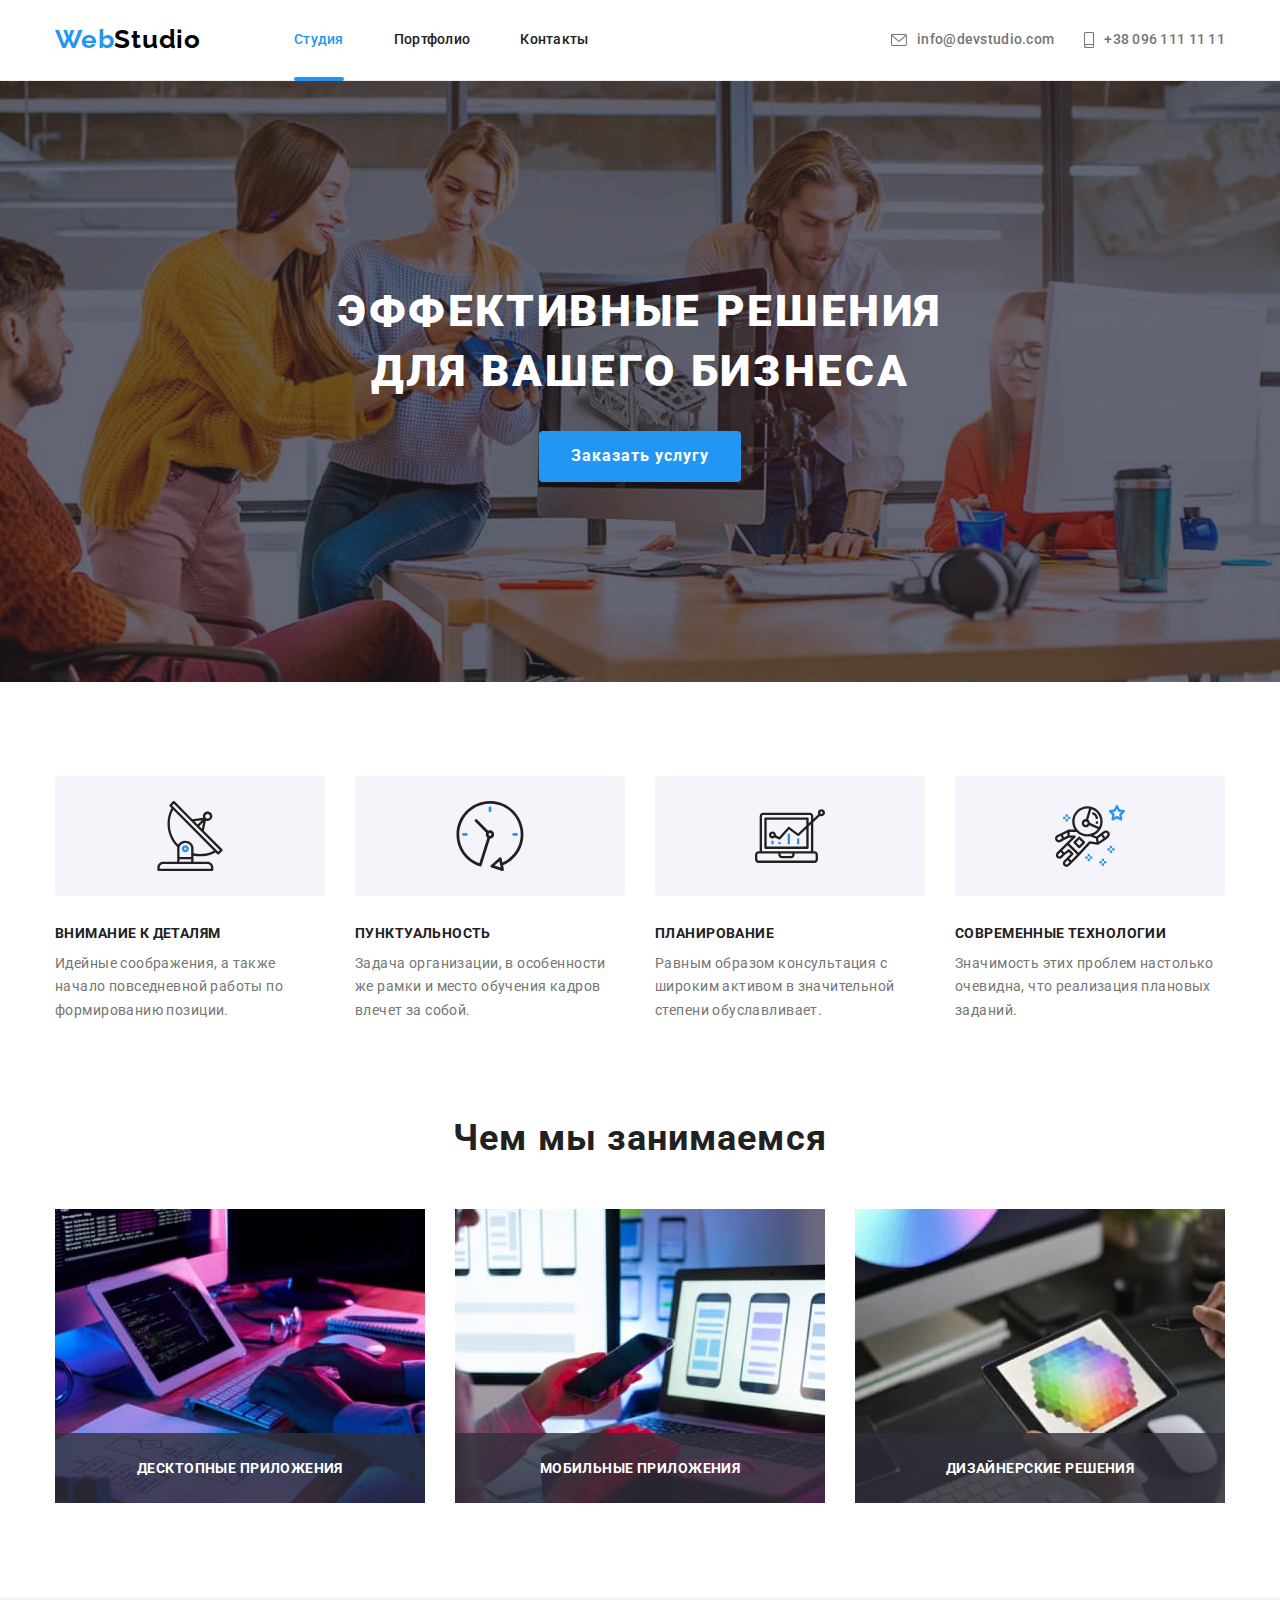
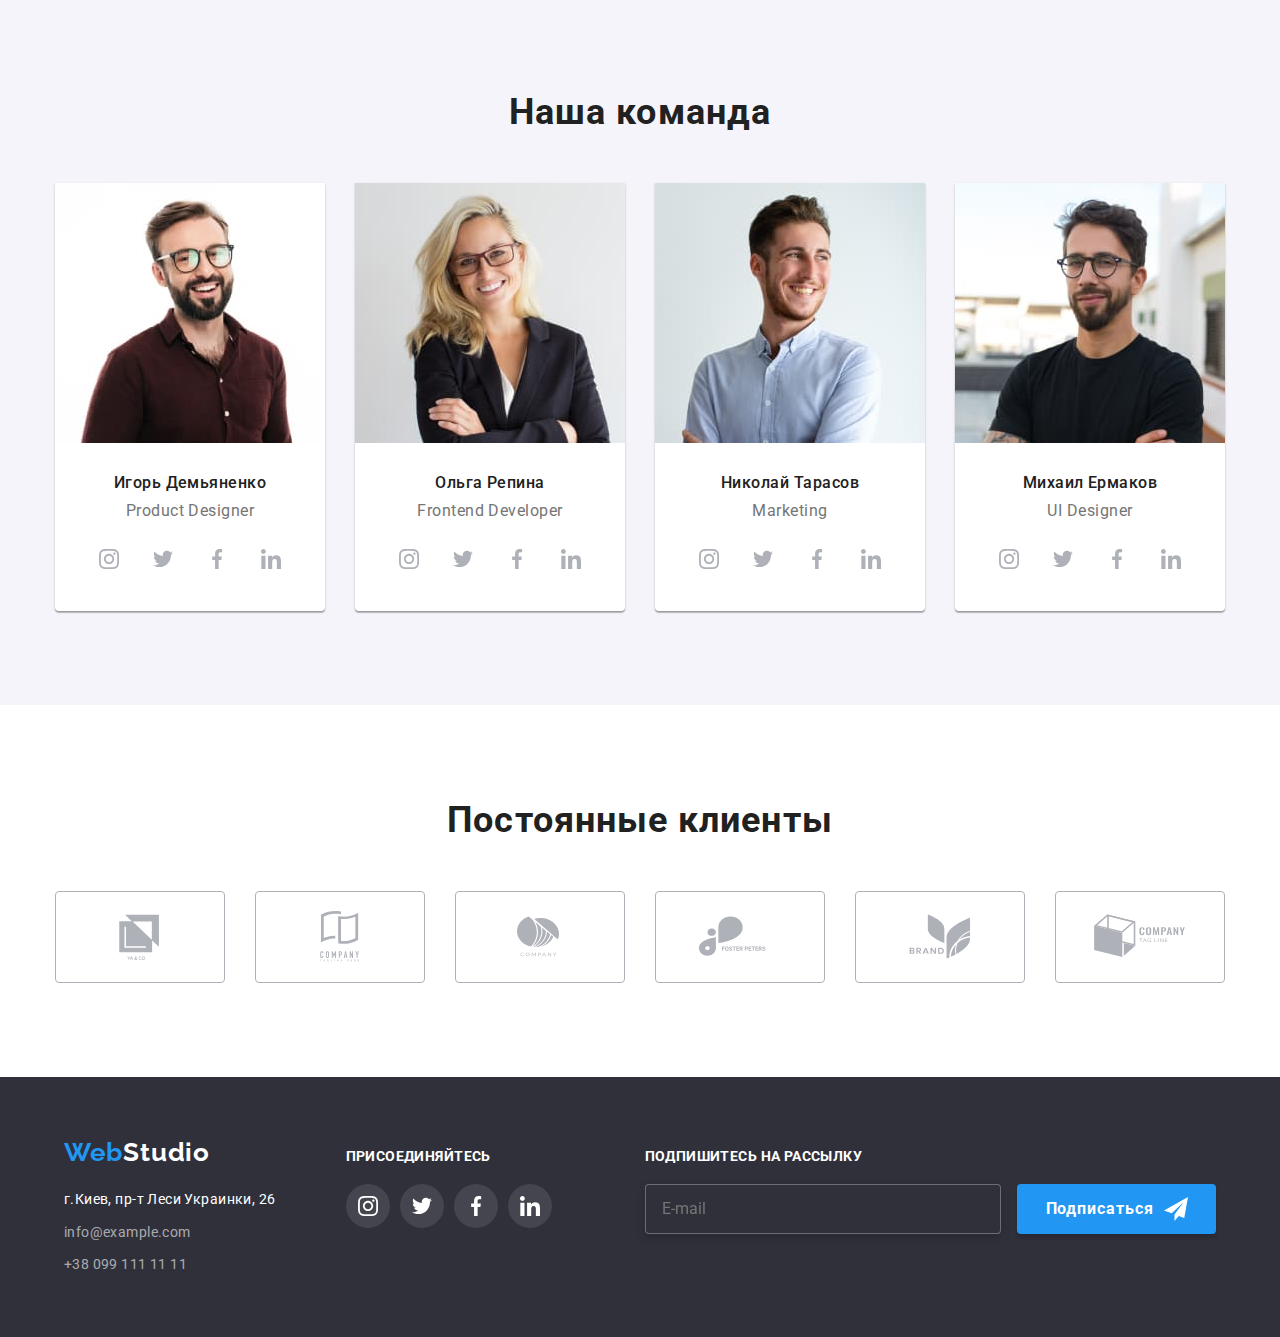
<file: index.html>
<!DOCTYPE html>
<html lang="en">
<head>
    <meta charset="UTF-8">
    <meta http-equiv="X-UA-Compatible" content="IE=edge">
    <meta name="viewport" content="width=device-width, initial-scale=1.0">
    <title>Document</title>
    <link rel="preconnect" href="https://fonts.googleapis.com">
    <link rel="preconnect" href="https://fonts.gstatic.com" crossorigin>
    <link href="https://fonts.googleapis.com/css2?family=Raleway:wght@700&family=Roboto:wght@400;500;700;900&display=swap"
        rel="stylesheet">
        <link rel="stylesheet" href="https://cdnjs.cloudflare.com/ajax/libs/modern-normalize/1.1.0/modern-normalize.min.css">
    <link rel="stylesheet" href="./css/styles.css">
    <link rel="stylesheet" href="./css/main.min.css">
</head>
<body class="page">
    <!--Шапка-->
    <header class="page-header">
        <div class="container">
        <nav class="header-nav">
            <a class="logo" href="/">Web<span class="logo-dark">Studio</span></a> 
            <ul class="site-nav list">
                <li class="site-nav-link"><a href="#" class="link current">Студия</a></li>
                <li class="site-nav-link"><a href="./portfolio.html" class="link">Портфолио</a></li>
                <li class="site-nav-link"><a href="#" class="link">Контакты</a></li>
            </ul>
        </nav>
        <ul class="auth-nav list">
            <li>
                <a href="#" class="link"><svg class="auth-nav-icon" width="16" height="12">
                    <use href="./images/icons.svg#icon-envelope"></use>
                </svg>info@devstudio.com</a>
            </li>
            <li>
                <a href="#" class="link"><svg class="auth-nav-icon" width="10" height="16">
                    <use href="./images/icons.svg#icon-smartphone"></use>
                </svg>+38 096 111 11 11</a>
            </li>
        </ul>
        <button type="button" class="header-btn-open">
            <svg class="header-btn-open-icon" width="40" height="40">
                <use href="./images/icons.svg#icon-menu40px-1"></use>
            </svg>
        </button>
        </div>
        <div class="mob-menu is-hidden">
            <div class="container">
                <button type="button" class="header-btn-close">
                    <svg class="header-btn-close-icon" width="40" height="40">
                        <use href="./images/icons.svg#icon-close40px-1"></use>
                    </svg>
                </button>
                <ul class="mob-menu-list list">
                    <li class="mob-menu-item">
                        <a href="" class="mob-menu-link current">Студия</a>
                    </li>
                    <li class="mob-menu-item">
                        <a href="./portfolio.html" class="mob-menu-link">Портфолио</a>
                    </li>
                    <li class="mob-menu-item">
                        <a href="" class="mob-menu-link">Контакты</a>
                    </li>
                </ul>
                <div class="mob-menu-bottom">
                    <ul class="mob-contact-list list">
                        <li class="mob-contact-item">
                            <a href="" class="mob-contact-link">+38 096 111 11 11</a>
                        </li>
                        <li class="mob-contact-item">
                            <a href="" class="mob-contact-link">info@devstudio.com</a>
                        </li>
                    </ul>
                    <ul class="mob-soc-list list">
                        <li class="mob-soc-item">
                            <a href="" class="mob-soc-link">Instagram</a>
                        </li>
                        <li class="mob-soc-item">
                            <a href="" class="mob-soc-link">Twitter</a>
                        </li>
                        <li class="mob-soc-item">
                            <a href="" class="mob-soc-link">Facebook</a>
                        </li>
                        <li class="mob-soc-item">
                            <a href="" class="mob-soc-link">LinkedIn</a>
                        </li>
                    </ul>
                </div>
            </div>
        </div>
    </header>

    <main>
    <!--Услуга-->
    <div>
        <section class="services">
            <h1 class="services-title">Эффективные решения для вашего бизнеса</h1>
            <button type="button" class="services-button" data-modal-open>Заказать услугу</button>
        </section>
    </div>
    <!--Преимущества-->
    <section class="feature">
        <div class="container">
            <ul class="feature__list list">
                <li>
                    <svg class="feature__icon" width="70" height="70">
                        <use href="./images/icons.svg#icon-antenna-1"></use>
                    </svg>
                    <h3 class="feature__title">Внимание к деталям</h3>
                    <p class="features__text">Идейные соображения, а также начало повседневной работы по формированию позиции.</p>
                </li>
                <li>
                    <svg class="feature__icon">
                        <use href="./images/icons.svg#icon-clock-1"></use>
                    </svg>
                    <h3 class="feature__title">Пунктуальность</h3>
                    <p class="features__text">Задача организации, в особенности же рамки и место обучения кадров влечет за собой.</p>
                </li>
                <li>
                    <svg class="feature__icon">
                        <use href="./images/icons.svg#icon-diagram-1"></use>
                    </svg>
                    <h3 class="feature__title">Планирование</h3>
                    <p class="features__text">Равным образом консультация с широким активом в значительной степени обуславливает.</p>
                </li>
                <li>
                    <svg class="feature__icon">
                        <use href="./images/icons.svg#icon-astronaut-1"></use>
                    </svg>
                    <h3 class="feature__title">Современные технологии</h3>
                    <p class="features__text">Значимость этих проблем настолько очевидна, что реализация плановых заданий.</p>
                </li>
            </ul>
        </div>
    </section>
    <!--Чем мы занимаемся-->
    <section class="work">
        <div class="container">
            <h2 class="work__title">Чем мы занимаемся</h2>
                <ul class="work-list list">
                    <li class="work-list__img">
                        <div class="work-list__div">
                            <img class="work-list__img" 
                            srcset="./images/product/box1.jpg 1x, ./images/product/box1-2x.jpg 2x" 
                            src="images/img.jpg" 
                            alt="Кодинг" width="370">
                            <p class="work-list__text">Десктопные приложения</p>
                        </div>
                    </li> 
                    <li class="work-list__img">
                        <div class="work-list__div">
                            <img class="work-list__img" 
                            srcset="./images/product/box2.jpg 1x, ./images/product/box2-2x.jpg 2x" 
                            src="images/img1.jpg" 
                            alt="Мобильные приложения" width="370">
                            <p class="work-list__text">Мобильные приложения</p>
                        </div>
                    </li> 
                    <li class="work-list__img">
                        <div class="work-list__div">
                            <img class="work-list__img"
                            srcset="./images/product/box3.jpg 1x, ./images/product/box3-2x.jpg 2x" 
                            src="images/box3.jpg" 
                            alt="Дизайн" width="370">
                            <p class="work-list__text">Дизайнерские решения</p>
                        </div>
                    </li> 
                </ul> 
        </div>
    </section>
    <!--Наша команда-->
    <section class="team">
        <div class="container">
        <h2 class="team__title">Наша команда</h2>
        <ul class="team-list list">
            <li class="team-list__item">
                <picture>
                    <source media="(min-width: 1200px)" srcset="./images/team/team-1.jpg 1x, ./images/team/team-1-2x.jpg 2x">
                    <source media="(min-width: 768px)" srcset="./images/team-tablet/t-tabl-1.jpg 1x, ./images/team-tablet/t-tabl-1-2x.jpg 2x">
                    <img class="team-list__img" srcset="./images/team-mobile/t-mob-1.jpg 1x, ./images/team-mobile/t-mob-1-2x.jpg 2x" src="images/img2.jpg" alt="Член команды" width="270">
                </picture>
                <div class="team-div">
                    <h3 class="team-div__title">Игорь Демьяненко</h3>
                    <p class="team-div__text">Product Designer</p>
                </div>
                <ul class="member-soc-list list">
                    <li class="member-soc-list__item"> 
                        <a href="" class="member-soc-list__link">
                            <svg class="member-soc-list__icon" width="20" height="20" >
                                <use href="./images/icons.svg#icon-instagram-2"></use>
                            </svg>
                        </a>
                    </li>
                    <li class="member-soc-list__item">
                        <a href="" class="member-soc-list__link">
                            <svg class="member-soc-list__icon" width="20" height="20">
                                <use href="./images/icons.svg#icon-twitter-1"></use>
                            </svg>
                        </a>
                    </li>
                    <li class="member-soc-list__item">
                        <a href="" class="member-soc-list__link">
                            <svg class="member-soc-list__icon" width="20" height="20">
                                <use href="./images/icons.svg#icon-facebook-1"></use>
                            </svg>
                        </a>
                    </li>
                    <li class="member-soc-list__item">
                        <a href="" class="member-soc-list__link">
                            <svg class="member-soc-list__icon" width="20" height="20">
                                <use href="./images/icons.svg#icon-linkedin-1"></use>
                            </svg>
                        </a>
                    </li>
                </ul>
            </li>
            <li class="team-list__item">
                <picture>
                    <source media="(min-width: 1200px)" srcset="./images/team/team-2.jpg 1x, ./images/team/team-2-2x.jpg 2x">
                    <source media="(min-width: 768px)" srcset="./images/team-tablet/t-tabl-2.jpg 1x, ./images/team-tablet/t-tabl-2-2x.jpg 2x">
                    <img class="team-list__img" srcset="./images/team-mobile/t-mob-2.jpg 1x, ./images/team-mobile/t-mob-2-2x.jpg 2x" src="images/img3.jpg" alt="Член команды" width="270">
                </picture>
                <div class="team-div">
                    <h3 class="team-div__title">Ольга Репина</h3>
                    <p class="team-div__text">Frontend Developer</p>
                </div>
                <ul class="member-soc-list list">
                    <li class="member-soc-list__item">
                        <a href="" class="member-soc-list__link">
                            <svg class="member-soc-list__icon" width="20" height="20">
                                <use href="./images/icons.svg#icon-instagram-2"></use>
                            </svg>
                        </a>
                    </li>
                    <li class="member-soc-list__item">
                        <a href="" class="member-soc-list__link">
                            <svg class="member-soc-list__icon" width="20" height="20">
                                <use href="./images/icons.svg#icon-twitter-1"></use>
                            </svg>
                        </a>
                    </li>
                    <li class="member-soc-list__item">
                        <a href="" class="member-soc-list__link">
                            <svg class="member-soc-list__icon" width="20" height="20">
                                <use href="./images/icons.svg#icon-facebook-1"></use>
                            </svg>
                        </a>
                    </li>
                    <li class="member-soc-list__item">
                        <a href="" class="member-soc-list__link">
                            <svg class="member-soc-list__icon" width="20" height="20">
                                <use href="./images/icons.svg#icon-linkedin-1"></use>
                            </svg>
                        </a>
                    </li>
                </ul>
            </li>
            <li class="team-list__item">
                <picture>
                    <source media="(min-width: 1200px)" srcset="./images/team/team-3.jpg 1x, ./images/team/team-3-2x.jpg 2x">
                    <source media="(min-width: 768px)" srcset="./images/team-tablet/t-tabl-3.jpg 1x, ./images/team-tablet/t-tabl-3-2x.jpg 2x">
                    <img class="team-list__img" srcset="./images/team-mobile/t-mob-3.jpg 1x, ./images/team-mobile/t-mob-3-2x.jpg 2x" src="images/img4.jpg" alt="Член команды" width="270">
                </picture>
                <div class="team-div">
                    <h3 class="team-div__title">Николай Тарасов</h3>
                    <p class="team-div__text">Marketing</p>
                </div>
                <ul class="member-soc-list list">
                    <li class="member-soc-list__item">
                        <a href="" class="member-soc-list__link">
                            <svg class="member-soc-list__icon" width="20" height="20">
                                <use href="./images/icons.svg#icon-instagram-2"></use>
                            </svg>
                        </a>
                    </li>
                    <li class="member-soc-list__item">
                        <a href="" class="member-soc-list__link">
                            <svg class="member-soc-list__icon" width="20" height="20">
                                <use href="./images/icons.svg#icon-twitter-1"></use>
                            </svg>
                        </a>
                    </li>
                    <li class="member-soc-list__item">
                        <a href="" class="member-soc-list__link">
                            <svg class="member-soc-list__icon" width="20" height="20">
                                <use href="./images/icons.svg#icon-facebook-1"></use>
                            </svg>
                        </a>
                    </li>
                    <li class="member-soc-list__item">
                        <a href="" class="member-soc-list__link">
                            <svg class="member-soc-list__icon" width="20" height="20">
                                <use href="./images/icons.svg#icon-linkedin-1"></use>
                            </svg>
                        </a>
                    </li>
                </ul>
            </li>
            <li class="team-list__item">
                <picture>
                    <source media="(min-width: 1200px)" srcset="./images/team/team-4.jpg 1x, ./images/team/team-4-2x.jpg 2x">
                    <source media="(min-width: 768px)" srcset="./images/team-tablet/t-tabl-4.jpg 1x, ./images/team-tablet/t-tabl-4-2x.jpg 2x">
                    <img class="team-list__img" srcset="./images/team-mobile/t-mob-4.jpg 1x, ./images/team-mobile/t-mob-4-2x.jpg 2x" src="images/img5.jpg" alt="Член команды" width="270">
                </picture>
                <div class="team-div">
                    <h3 class="team-div__title">Михаил Ермаков</h3>
                    <p class="team-div__text">UI Designer</p>
                </div>
                <ul class="member-soc-list list">
                    <li class="member-soc-list__item">
                        <a href="" class="member-soc-list__link">
                            <svg class="member-soc-list__icon" width="20" height="20">
                                <use href="./images/icons.svg#icon-instagram-2"></use>
                            </svg>
                        </a>
                    </li>
                    <li class="member-soc-list__item">
                        <a href="" class="member-soc-list__link">
                            <svg class="member-soc-list__icon" width="20" height="20">
                                <use href="./images/icons.svg#icon-twitter-1"></use>
                            </svg>
                        </a>
                    </li>
                    <li class="member-soc-list__item">
                        <a href="" class="member-soc-list__link">
                            <svg class="member-soc-list__icon" width="20" height="20">
                                <use href="./images/icons.svg#icon-facebook-1"></use>
                            </svg>
                        </a>
                    </li>
                    <li class="member-soc-list__item">
                        <a href="" class="member-soc-list__link">
                            <svg class="member-soc-list__icon" width="20" height="20">
                                <use href="./images/icons.svg#icon-linkedin-1"></use>
                            </svg>
                        </a>
                    </li>
                </ul>
            </li>
        </ul>
        </div>
    </section>
    <!--Постоянные клиенты-->
    <section class="regular-customers">
        <div class="container">
        <h2 class="regular-customers-title">Постоянные клиенты</h2>
        <ul class="regular-customers-list list">
            <li class="regular-customers-item">
                <a class="regular-customers-link" href="">
                    <svg class="regular-customers-icon" width="106" height="60">
                        <use href="./images/icons.svg#icon-Logo"></use>
                    </svg>
                </a>
            </li>
            <li class="regular-customers-item">
                <a class="regular-customers-link" href="">
                    <svg class="regular-customers-icon" width="106" height="60">
                        <use href="./images/icons.svg#icon-Logo-1"></use>
                    </svg>
                </a>
            </li>
            <li class="regular-customers-item">
                <a class="regular-customers-link" href="">
                    <svg class="regular-customers-icon" width="106" height="60">
                        <use href="./images/icons.svg#icon-Logo-2"></use>
                    </svg>
                </a>
            </li>
            <li class="regular-customers-item">
                <a class="regular-customers-link" href="">
                    <svg class="regular-customers-icon" width="106" height="60">
                        <use href="./images/icons.svg#icon-Logo-3"></use>
                    </svg>
                </a>
            </li>
            <li class="regular-customers-item">
                <a class="regular-customers-link" href="">
                    <svg class="regular-customers-icon" width="106" height="60">
                        <use href="./images/icons.svg#icon-Logo-4"></use>
                    </svg>
                </a>
            </li>
            <li class="regular-customers-item">
                <a class="regular-customers-link" href="">
                    <svg class="regular-customers-icon" width="106" height="60">
                        <use href="./images/icons.svg#icon-Logo-5"></use>
                    </svg>
                </a>
            </li>
        </ul>
        </div>
    </section>
    </main>

    <!--Футер-->
    <footer class="page-footer">
        <div class="container">
        <div class="footer-div">
            <a href="/" class="logo-foot">Web<span class="logo-light">Studio</span></a>
            <address class="footer-address">
                <ul class="page-footer-list list">
                    <li><a href="#" class="page-footer-address">г.Киев, пр-т Леси Украинки, 26</a></li>
                    <li><a href="mail:info@example.com" class="page-footer-link">info@example.com</a></li>
                    <li><a href="tel:+380991111111" class="page-footer-link">+38 099 111 11 11</a></li>
                </ul>
            </address>
        </div>
        <div class="footer-icon-div">
            <h2 class="footer-icon-title">присоединяйтесь</h2>
            <ul class="footer-icon-list list">
                <li>
                    <a class="footer-icon-link" href="">
                        <svg class="footer-icon" width="20" height="20">
                            <use href="./images/icons.svg#icon-instagram-2"></use>
                        </svg>
                    </a>
                </li>
                <li>
                    <a class="footer-icon-link" href="">
                        <svg class="footer-icon" width="20" height="20">
                            <use href="./images/icons.svg#icon-twitter-1"></use>
                        </svg>
                    </a>
                </li>
                <li>
                    <a class="footer-icon-link" href="">
                        <svg class="footer-icon" width="20" height="20">
                            <use href="./images/icons.svg#icon-facebook-1"></use>
                        </svg>
                    </a>
                </li>
                <li>
                    <a class="footer-icon-link" href="">
                        <svg class="footer-icon" width="20" height="20">
                            <use href="./images/icons.svg#icon-linkedin-1"></use>
                        </svg>
                    </a>
                </li>
            </ul>
        </div>
        <div class="footer-form">
            <h2 class="footer-form-title">Подпишитесь на рассылку</h2>
            <form action="">
                <input class="footer-form-input" name="user-email" type="email" placeholder="E-mail">
                <button type="submit" class="footer-form-button">Подписаться
                    <svg class="footer-form-svg" width="24" height="24">
                        <use href="./images/icons.svg#icon-icon-send1"></use>
                    </svg>
                </button>
            </form>
        </div>
        </div>
    </footer>
    <div class="backdrop is-hidden" data-modal >
        <div class="modal">
            <button type="button" class="button-modal" data-modal-close>
                <svg class="button-modal-icon" width="18" height="18">
                    <use href="./images/icons.svg#icon-close-black-18dp21"></use>
                </svg>
            </button>
            <p class="modal-title">Оставьте свои данные, мы вам перезвоним</p>
            <form>
                <div class="modal-field">
                    <label class="modal-label">Имя</label>
                    <div class="modal-div">
                        <input type="text" name="user-name" class="modal-input">
                        <svg class="modal-icon" width="18" height="18">
                            <use href="./images/icons.svg#icon-person-black-18dp-1-1"></use>
                        </svg>
                    </div>
                </div>
                <div class="modal-field">
                    <label class="modal-label">Телефон</label>
                    <div class="modal-div">
                        <input type="tel" name="user-tel" class="modal-input">
                        <svg class="modal-icon" width="18" height="18">
                            <use href="./images/icons.svg#icon-phone-black-18dp-1-1"></use>
                        </svg>
                    </div>
                </div>
                <div class="modal-field">
                    <label class="modal-label">Почта</label>
                    <div class="modal-div">
                        <input type="email" name="user-email" class="modal-input">
                        <svg class="modal-icon" width="18" height="18">
                            <use href="./images/icons.svg#icon-email-black-18dp-1-1"></use>
                        </svg>
                    </div>
                </div>
                <div class="modal-field-textarea">
                    <label class="modal-label">Комментарий</label>
                    <textarea name="user-text" id="user-text" placeholder="Введите текст" class="modal-text-area"></textarea>
                </div>
                <div class="modal-field-foot">
                    <input type="checkbox" name="privacy" value="true" class="input-checkbox visually-hidden" id="privacy">
                    <label for="privacy" class="input-checkbox-text">Соглашаюсь с рассылкой и принимаю <a href="" class="privacy-link">Условия договора</a></label>
                </div>
                <button type="submit" class="privacy-button">Отправить</button>
                
            </form>
        </div>
    </div>
    <script src="./js/modal.js"></script>
    <script src="./js/menu.js"></script>
</body>
</html>
</file>
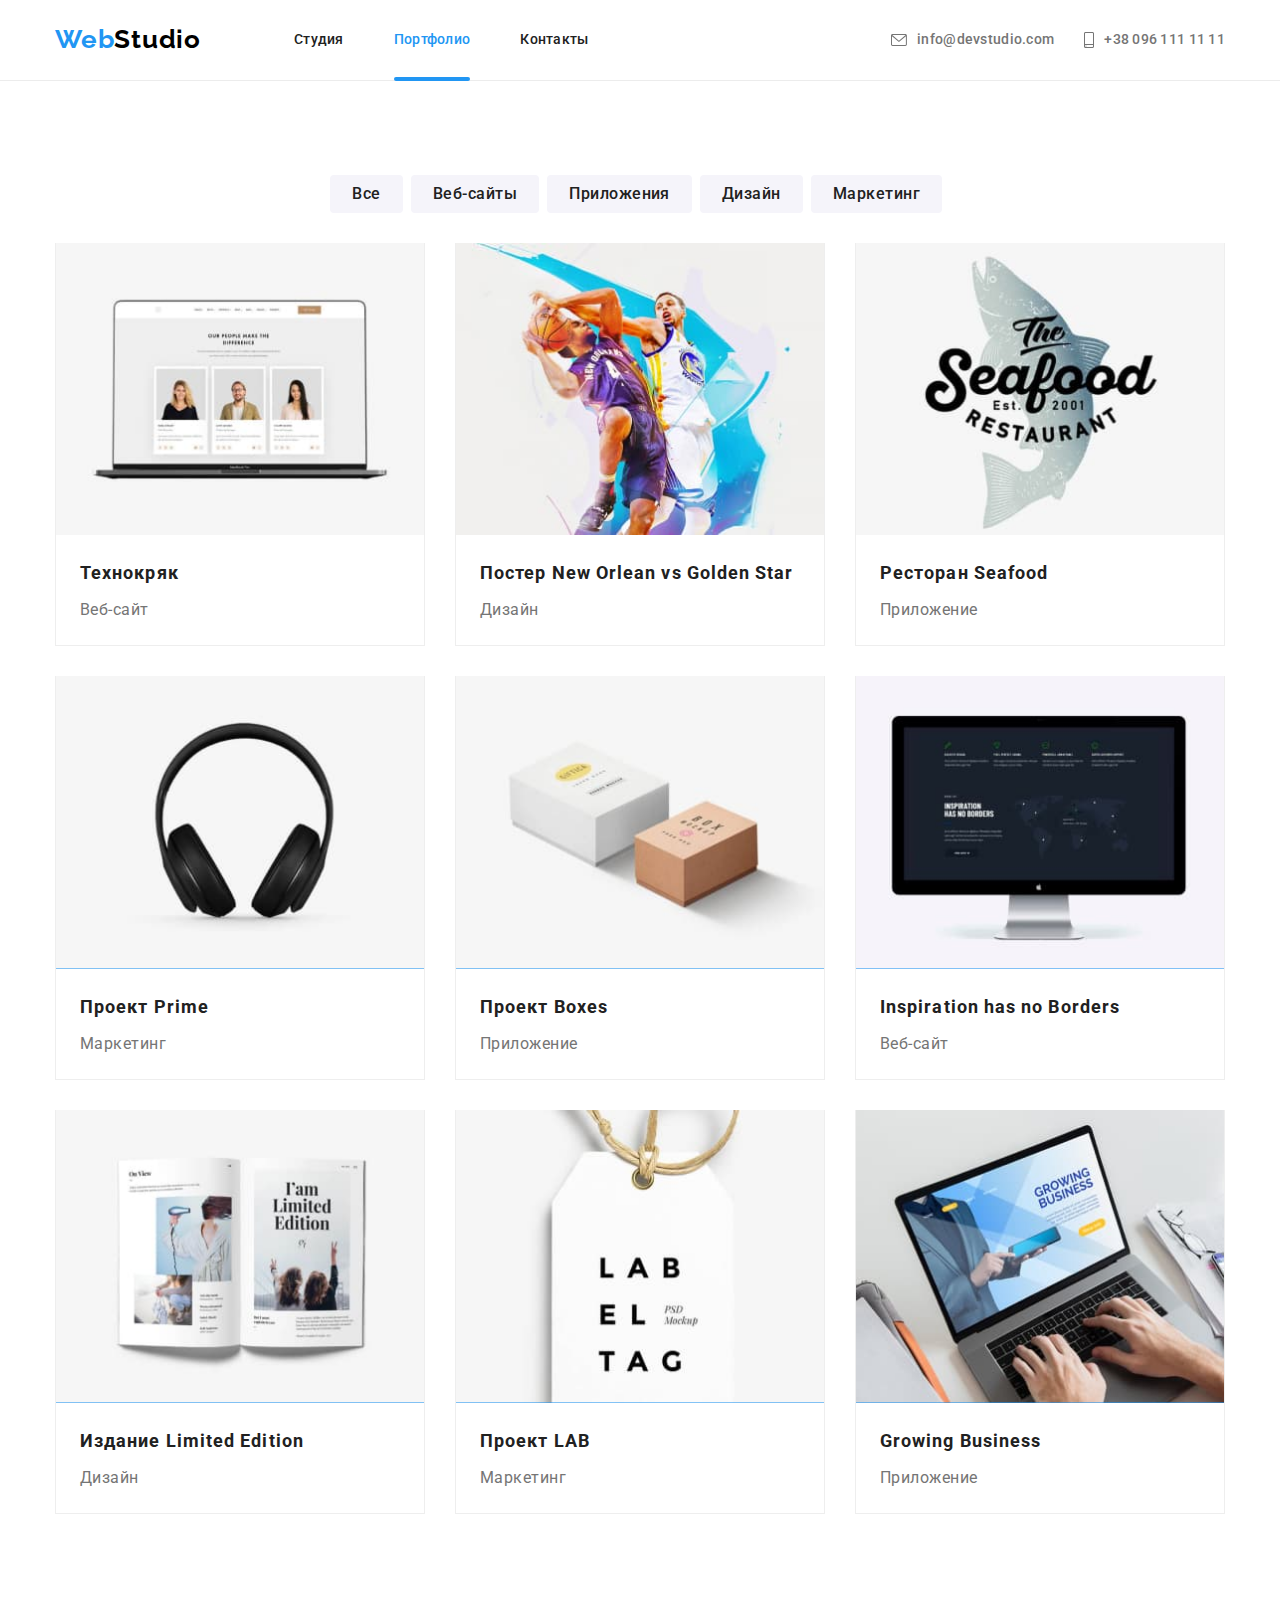
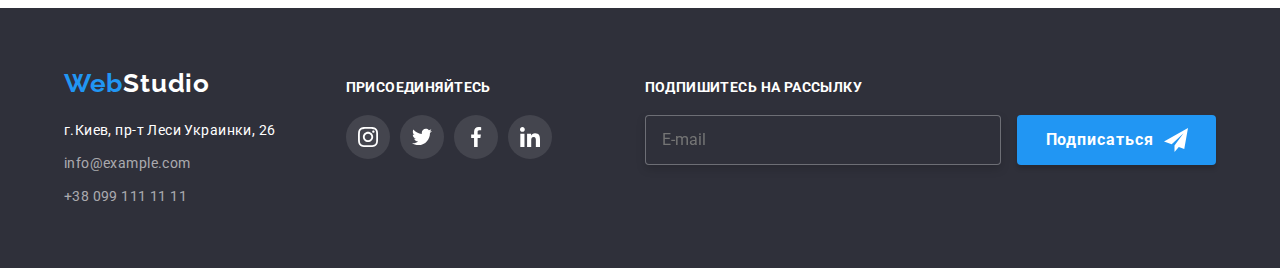
<file: portfolio.html>
<!DOCTYPE html>
<html lang="en">

<head>
    <meta charset="UTF-8">
    <meta http-equiv="X-UA-Compatible" content="IE=edge">
    <meta name="viewport" content="width=device-width, initial-scale=1.0">
    <title>Document</title>
    <link rel="preconnect" href="https://fonts.googleapis.com">
    <link rel="preconnect" href="https://fonts.gstatic.com" crossorigin>
    <link
        href="https://fonts.googleapis.com/css2?family=Raleway:wght@700&family=Roboto:wght@400;500;700;900&display=swap"
        rel="stylesheet">
        <link rel="stylesheet" href="https://cdnjs.cloudflare.com/ajax/libs/modern-normalize/1.1.0/modern-normalize.min.css">
    <link rel="stylesheet" href="./css/styles.css">
    <link rel="stylesheet" href="./css/main.min.css">
</head>

<body class="page">
    <!--Шапка-->
    <header class="page-header">
        <div class="container">
        <nav class="header-nav">
            <a class="logo" href="/">Web<span class="logo-dark">Studio</span></a>
            <ul class="site-nav list">
                <li class="site-nav-link"><a href="./index.html" class="link">Студия</a></li>
                <li class="site-nav-link"><a href="#" class="link current">Портфолио</a></li>
                <li class="site-nav-link"><a href="#" class="link">Контакты</a></li>
            </ul>
        </nav>
        <ul class="auth-nav list">
            <li>
                <a href="#" class="link"><svg class="auth-nav-icon" width="16" height="12">
                <use href="./images/icons.svg#icon-envelope"></use>
            </svg>info@devstudio.com</a></li>
            <li>
                <a href="#" class="link"><svg class="auth-nav-icon" width="10" height="16">
                <use href="./images/icons.svg#icon-smartphone"></use>
            </svg>+38 096 111 11 11</a></li>
        </ul>
        <button type="button" class="header-btn-open">
            <svg class="header-btn-open-icon" width="40" height="40">
                <use href="./images/icons.svg#icon-menu40px-1"></use>
            </svg>
        </button>
        </div>
        <div class="mob-menu">
            <div class="container">
                <button type="button" class="header-btn-close">
                    <svg class="header-btn-close-icon" width="40" height="40">
                        <use href="./images/icons.svg#icon-close40px-1"></use>
                    </svg>
                </button>
                <ul class="mob-menu-list list">
                    <li class="mob-menu-item">
                        <a href="./index.html" class="mob-menu-link ">Студия</a>
                    </li>
                    <li class="mob-menu-item">
                        <a href="./portfolio.html" class="mob-menu-link current">Портфолио</a>
                    </li>
                    <li class="mob-menu-item">
                        <a href="" class="mob-menu-link">Контакты</a>
                    </li>
                </ul>
                <div class="mob-menu-bottom">
                    <ul class="mob-contact-list list">
                        <li class="mob-contact-item">
                            <a href="" class="mob-contact-link">+38 096 111 11 11</a>
                        </li>
                        <li class="mob-contact-item">
                            <a href="" class="mob-contact-link">info@devstudio.com</a>
                        </li>
                    </ul>
                    <ul class="mob-soc-list list">
                        <li class="mob-soc-item">
                            <a href="" class="mob-soc-link">Instagram</a>
                        </li>
                        <li class="mob-soc-item">
                            <a href="" class="mob-soc-link">Twitter</a>
                        </li>
                        <li class="mob-soc-item">
                            <a href="" class="mob-soc-link">Facebook</a>
                        </li>
                        <li class="mob-soc-item">
                            <a href="" class="mob-soc-link">LinkedIn</a>
                        </li>
                    </ul>
                </div>
            </div>
        </div>
    </header>

    <main>
        <!--Bозможности-->
        <section class="opportunities">
            <div class="container">
            <ul class="opportunity-list list">
                <li class="opportunity-list-item"><button class="opportunity-button" type="button">Все</button></li>
                <li class="opportunity-list-item"><button class="opportunity-button" type="button">Веб-сайты</button></li>
                <li class="opportunity-list-item"><button class="opportunity-button" type="button">Приложения</button></li>
                <li class="opportunity-list-item"><button class="opportunity-button" type="button">Дизайн</button></li>
                <li class="opportunity-list-item"><button class="opportunity-button" type="button">Маркетинг</button></li>
            </ul>
            <ul class="images-list list">
                <li class="images-list-item">
                    <div class="photos-div">
                        <picture>
                            <source media="(min-width: 1200px)" srcset="./images/laptop/wl-lap-1-1x.jpg 1x, ./images/laptop/wl-lap-1-2x.jpg 2x">
                            <source media="(min-width: 768px)" srcset="./images/tablet/wl-tab-1-1x.jpg 1x, ./images/tablet/wl-tab-1-2x.jpg 2x">
                            <img class="photos" srcset="./images/mobile/wl-mob-1-1x.jpg 1x, ./images/mobile/wl-mob-1-2x.jpg 2x" src="images/img(10).jpg" alt="Веб-сайт" width="370" height="294">
                        </picture>
                        <p class="photos-top-text">
                            Ресурс предлагает комплексные предложения с разным уровнем функционала и сервисов. Все это позволит посетителю
                            получить
                            исчерпывающие сведения о компании или частном лице.
                        </p>
                    </div>
                    <div class="opportunity-div" >
                        <h3 class="photos-title">Технокряк</h3>
                        <p class="photos-text">Веб-сайт</p>
                    </div>
                </li>
                <li class="images-list-item">
                    <div class="photos-div">
                        <picture>
                            <source media="(min-width: 1200px)" srcset="./images/laptop/wl-lap-2-1x.jpg 1x, ./images/laptop/wl-lap-2-2x.jpg 2x">
                            <source media="(min-width: 768px)" srcset="./images/tablet/wl-tab-2-1x.jpg 1x, ./images/tablet/wl-tab-2-2x.jpg 2x">
                            <img class="photos" srcset="./images/mobile/wl-mob-2-1x.jpg 1x, ./images/mobile/wl-mob-2-2x.jpg 2x" src="images/img(1)(1).jpg" alt="Постер баскетбол" width="370">
                        </picture>
                        <p class="photos-top-text">
                            Ресурс предлагает комплексные предложения с разным уровнем функционала и сервисов. Все это позволит посетителю
                            получить
                            исчерпывающие сведения о компании или частном лице.
                        </p>
                    </div>
                    <div class="opportunity-div" >
                        <h3 class="photos-title">Постер New Orlean vs Golden Star</h3>
                        <p class="photos-text">Дизайн</p>
                    </div>
                </li>
                <li class="images-list-item">
                    <div class="photos-div">
                        <picture>
                            <source media="(min-width: 1200px)" srcset="./images/laptop/wl-lap-3-1x.jpg 1x, ./images/laptop/wl-lap-3-2x.jpg 2x">
                            <source media="(min-width: 768px)" srcset="./images/tablet/wl-tab-3-1x.jpg 1x, ./images/tablet/wl-tab-3-2x.jpg 2x">
                            <img class="photos" srcset="./images/mobile/wl-mob-3-1x.jpg 1x, ./images/mobile/wl-mob-3-2x.jpg 2x" src="images/img(2)(1).jpg" alt="Ресторан" width="370">
                        </picture>
                        <p class="photos-top-text">
                            Ресурс предлагает комплексные предложения с разным уровнем функционала и сервисов. Все это позволит посетителю
                            получить
                            исчерпывающие сведения о компании или частном лице.
                        </p>
                    </div>
                    <div class="opportunity-div" >
                        <h3 class="photos-title">Ресторан Seafood</h3>
                        <p class="photos-text">Приложение</p>
                    </div>
                </li>
                <li class="images-list-item">
                    <div class="photos-div">
                        <picture>
                            <source media="(min-width: 1200px)" srcset="./images/laptop/wl-lap-4-1x.jpg 1x, ./images/laptop/wl-lap-4-2x.jpg 2x">
                            <source media="(min-width: 768px)" srcset="./images/tablet/wl-tab-4-1x.jpg 1x, ./images/tablet/wl-tab-4-2x.jpg 2x">
                            <img class="photos" srcset="./images/mobile/wl-mob-4-1x.jpg 1x, ./images/mobile/wl-mob-4-2x.jpg 2x" src="images/img(3)(1).jpg" alt="Наушники" width="370">
                        </picture>
                        <p class="photos-top-text">
                            Ресурс предлагает комплексные предложения с разным уровнем функционала и сервисов. Все это позволит посетителю
                            получить
                            исчерпывающие сведения о компании или частном лице.
                        </p>
                    </div>
                    <div class="opportunity-div" >
                        <h3 class="photos-title">Проект Prime</h3>
                        <p class="photos-text">Маркетинг</p>
                    </div>
                </li>
                <li class="images-list-item">
                    <div class="photos-div">
                        <picture>
                            <source media="(min-width: 1200px)" srcset="./images/laptop/wl-lap-5-1x.jpg 1x, ./images/laptop/wl-lap-5-2x.jpg 2x">
                            <source media="(min-width: 768px)" srcset="./images/tablet/wl-tab-5-1x.jpg 1x, ./images/tablet/wl-tab-5-2x.jpg 2x">
                            <img class="photos" srcset="./images/mobile/wl-mob-5-1x.jpg 1x, ./images/mobile/wl-mob-5-2x.jpg 2x" src="images/img(4)(1).jpg" alt="Коробки" width="370">
                        </picture>
                        <p class="photos-top-text">
                            Ресурс предлагает комплексные предложения с разным уровнем функционала и сервисов. Все это позволит посетителю
                            получить
                            исчерпывающие сведения о компании или частном лице.
                        </p>
                    </div>
                    <div class="opportunity-div" >
                        <h3 class="photos-title">Проект Boxes</h3>
                        <p class="photos-text">Приложение</p>
                    </div>
                </li>
                <li class="images-list-item">
                    <div class="photos-div">
                        <picture>
                            <source media="(min-width: 1200px)" srcset="./images/laptop/wl-lap-6-1x.jpg 1x, ./images/laptop/wl-lap-6-2x.jpg 2x">
                            <source media="(min-width: 768px)" srcset="./images/tablet/wl-tab-6-1x.jpg 1x, ./images/tablet/wl-tab-6-2x.jpg 2x">
                            <img class="photos" srcset="./images/mobile/wl-mob-6-1x.jpg 1x, ./images/mobile/wl-mob-6-2x.jpg 2x" src="images/img(5)(1).jpg" alt="Монитор" width="370">
                        </picture>
                        <p class="photos-top-text">
                            Ресурс предлагает комплексные предложения с разным уровнем функционала и сервисов. Все это позволит посетителю
                            получить
                            исчерпывающие сведения о компании или частном лице.
                        </p>
                    </div>
                    <div class="opportunity-div">
                        <h3 class="photos-title">Inspiration has no Borders</h3>
                        <p class="photos-text">Веб-сайт</p>
                    </div>
                </li>
                <li class="images-list-item">
                    <div class="photos-div">
                        <picture>
                            <source media="(min-width: 1200px)" srcset="./images/laptop/wl-lap-7-1x.jpg 1x, ./images/laptop/wl-lap-7-2x.jpg 2x">
                            <source media="(min-width: 768px)" srcset="./images/tablet/wl-tab-7-1x.jpg 1x, ./images/tablet/wl-tab-7-2x.jpg 2x">
                            <img class="photos" srcset="./images/mobile/wl-mob-7-1x.jpg 1x, ./images/mobile/wl-mob-7-2x.jpg 2x" src="images/img(7)(1).jpg" alt="Книга" width="370">
                        </picture>
                        <p class="photos-top-text">
                            Ресурс предлагает комплексные предложения с разным уровнем функционала и сервисов. Все это позволит посетителю
                            получить
                            исчерпывающие сведения о компании или частном лице.
                        </p>
                    </div>
                    <div class="opportunity-div" >
                        <h3 class="photos-title">Издание Limited Edition</h3>
                        <p class="photos-text">Дизайн</p>
                    </div>
                </li>
                <li class="images-list-item">
                    <div class="photos-div">
                        <picture>
                            <source media="(min-width: 1200px)" srcset="./images/laptop/wl-lap-8-1x.jpg 1x, ./images/laptop/wl-lap-8-2x.jpg 2x">
                            <source media="(min-width: 768px)" srcset="./images/tablet/wl-tab-8-1x.jpg 1x, ./images/tablet/wl-tab-8-2x.jpg 2x">
                            <img class="photos" srcset="./images/mobile/wl-mob-8-1x.jpg 1x, ./images/mobile/wl-mob-8-2x.jpg 2x" src="images/img(10)(1).jpg" alt="Проект" width="370">
                        </picture>
                        <p class="photos-top-text">
                            Ресурс предлагает комплексные предложения с разным уровнем функционала и сервисов. Все это позволит посетителю
                            получить
                            исчерпывающие сведения о компании или частном лице.
                        </p>
                    </div>
                    <div class="opportunity-div" >
                        <h3 class="photos-title">Проект LAB</h3>
                        <p class="photos-text">Маркетинг</p>
                    </div>
                </li>
                <li class="images-list-item">
                    <div class="photos-div">
                        <picture>
                            <source media="(min-width: 1200px)" srcset="./images/laptop/wl-lap-9-1x.jpg 1x, ./images/laptop/wl-lap-9-2x.jpg 2x">
                            <source media="(min-width: 768px)" srcset="./images/tablet/wl-tab-9-1x.jpg 1x, ./images/tablet/wl-tab-9-2x.jpg 2x">
                            <img class="photos" srcset="./images/mobile/wl-mob-9-1x.jpg 1x, ./images/mobile/wl-mob-9-2x.jpg 2x" src="images/img(9)(1).jpg" alt="Приложение" width="370">
                        </picture>
                        <p class="photos-top-text">
                            Ресурс предлагает комплексные предложения с разным уровнем функционала и сервисов. Все это позволит посетителю
                            получить
                            исчерпывающие сведения о компании или частном лице.
                        </p>
                    </div>
                    <div class="opportunity-div">
                        <h3 class="photos-title">Growing Business</h3>
                        <p class="photos-text">Приложение</p>
                    </div>
                </li>
            </ul>
            </div>
        </section>
    </main>

    <!--Футер-->
    <footer class="page-footer">
        <div class="container">
        <div class="footer-div">
            <a href="/" class="logo-foot">Web<span class="logo-light">Studio</span></a>
            <address>
                <ul class="page-footer-list list">
                    <li><a href="#" class="page-footer-address">г.Киев, пр-т Леси Украинки, 26</a></li>
                    <li><a href="mail:info@example.com" class="page-footer-link">info@example.com</a></li>
                    <li><a href="tel:+380991111111" class="page-footer-link">+38 099 111 11 11</a></li>
                </ul>
            </address>
        </div>
        <div class="footer-icon-div">
            <h2 class="footer-icon-title">присоединяйтесь</h2>
            <ul class="footer-icon-list list">
                <li>
                    <a class="footer-icon-link" href="">
                        <svg class="footer-icon" width="20" height="20">
                            <use href="./images/icons.svg#icon-instagram-2"></use>
                        </svg>
                    </a>
                </li>
                <li>
                    <a class="footer-icon-link" href="">
                        <svg class="footer-icon" width="20" height="20">
                            <use href="./images/icons.svg#icon-twitter-1"></use>
                        </svg>
                    </a>
                </li>
                <li>
                    <a class="footer-icon-link" href="">
                        <svg class="footer-icon" width="20" height="20">
                            <use href="./images/icons.svg#icon-facebook-1"></use>
                        </svg>
                    </a>
                </li>
                <li>
                    <a class="footer-icon-link" href="">
                        <svg class="footer-icon" width="20" height="20">
                            <use href="./images/icons.svg#icon-linkedin-1"></use>
                        </svg>
                    </a>
                </li>
            </ul>
        </div>
        <div class="footer-form">
            <h2 class="footer-form-title">Подпишитесь на рассылку</h2>
            <form action="">
                <input class="footer-form-input" name="user-email" type="email" placeholder="E-mail">
                <button type="submit" class="footer-form-button">Подписаться
                    <svg class="footer-form-svg" width="24" height="24">
                        <use href="./images/icons.svg#icon-icon-send1"></use>
                    </svg>
                </button>
            </form>
        </div>
        </div>
    </footer>
    <script src="./js/menu.js"></script>
</body>

</html>
</file>
<file: css/styles.css>
/*Сторінка*/



/*Шапка*/






/*Услуга*/


/*Преимущества*/


/*Чем мы занимаемс*/



/*Наша команда*/


/*Постоянные клиенты*/








/*Футер*/



/*Bозможности*/
</file>
<file: css/main.min.css>
.page{color:#212121;background-color:#fff;font-family:"Roboto",sans-serif}.container{width:100%;margin-right:auto;margin-left:auto;padding-left:15px;padding-right:15px}@media screen and (min-width: 480px){.container{width:480px}}@media screen and (min-width: 768px){.container{width:768px}}@media screen and (min-width: 1200px){.container{width:1200px}}.list{list-style:none;padding:0;margin:0}p,h1,h2,h3,h4,h5{margin:0}ul,ol{margin:0;padding-left:0}.visually-hidden{position:absolute;white-space:nowrap;width:1px;height:1px;overflow:hidden;border:0;padding:0;clip:rect(0 0 0 0);-webkit-clip-path:inset(50%);clip-path:inset(50%);margin:-1px}.link.current::after{position:absolute;content:"";height:4px;width:100%;background:#2196f3;border-radius:2px;left:0;bottom:-33px}.site-nav-link{margin-right:50px;padding-top:32px;padding-bottom:32px}.site-nav-link:last-child{margin-right:0px}.page-header{border-bottom:1px solid #ececec}.page-header .container{display:-webkit-box;display:-ms-flexbox;display:flex}@media screen and (min-width: 768px){.page-header .container{display:-webkit-box;display:-ms-flexbox;display:flex}}.header-nav{display:-webkit-box;display:-ms-flexbox;display:flex}@media screen and (min-width: 768px){.header-nav .logo{margin-right:88px}}@media screen and (min-width: 1200px){.header-nav .logo{margin-right:93px}}.logo{font-family:"Raleway",sans-serif;font-weight:700;font-size:24px;line-height:1.17;letter-spacing:.03em;color:#2196f3;text-decoration:none;margin-right:93px;padding-top:24px;padding-bottom:24px}@media screen and (min-width: 480px){.logo{margin-right:0px}}@media screen and (min-width: 1200px){.logo{font-size:26px;line-height:1.19}}.logo-dark{font-family:"Raleway",sans-serif;font-weight:700;font-size:26px;line-height:1.19;letter-spacing:.03em;color:#000;text-decoration:none}.site-nav .link{color:#212121;font-weight:500;font-size:14px;line-height:1.14;letter-spacing:.02em;text-decoration:none;position:relative;-webkit-transition-timing-function:cubic-bezier(0.4, 0, 0.2, 1);transition-timing-function:cubic-bezier(0.4, 0, 0.2, 1);-webkit-transition-duration:250ms;transition-duration:250ms}.site-nav .link:hover,.site-nav .link:focus{color:#2196f3}.site-nav .link.current{color:#2196f3;font-weight:500;font-size:14px;line-height:1.14;letter-spacing:.02em}.auth-nav .link{color:#757575;font-weight:500;font-size:14px;line-height:1.14;letter-spacing:.02em;text-decoration:none;-webkit-transition-timing-function:cubic-bezier(0.4, 0, 0.2, 1);transition-timing-function:cubic-bezier(0.4, 0, 0.2, 1);-webkit-transition-duration:250ms;transition-duration:250ms}.auth-nav .link:hover,.auth-nav .link:focus{color:#2196f3;fill:#2196f3}@media screen and (min-width: 768px){.auth-nav .link{font-weight:500;font-size:12px;line-height:1.17}}@media screen and (min-width: 1200px){.auth-nav .link{font-size:14px;line-height:1.14}}.auth-nav li{margin-right:30px;display:-webkit-box;display:-ms-flexbox;display:flex;-webkit-box-pack:center;-ms-flex-pack:center;justify-content:center;-webkit-box-align:center;-ms-flex-align:center;align-items:center}.auth-nav li:last-child{margin-right:0px;margin-bottom:0px;margin-left:30px}.auth-nav li:first-child{margin-bottom:0px}@media screen and (min-width: 768px){.auth-nav li:last-child{margin-left:0px}.auth-nav li:first-child{margin-right:0px;margin-bottom:10px}}@media screen and (min-width: 1200px){.auth-nav li:first-child{margin-right:30px;margin-bottom:0px}}.auth-nav li a{-webkit-box-pack:center;-ms-flex-pack:center;justify-content:center;-webkit-box-align:center;-ms-flex-align:center;align-items:center}.site-nav{display:-webkit-box;display:-ms-flexbox;display:flex;-webkit-box-align:center;-ms-flex-align:center;align-items:center;display:none}@media screen and (min-width: 768px){.site-nav{display:-webkit-box;display:-ms-flexbox;display:flex}}.auth-nav{display:-webkit-box;display:-ms-flexbox;display:flex;display:none}@media screen and (min-width: 768px){.auth-nav{display:-webkit-box;display:-ms-flexbox;display:flex;-webkit-box-orient:vertical;-webkit-box-direction:normal;-ms-flex-direction:column;flex-direction:column;-webkit-box-pack:center;-ms-flex-pack:center;justify-content:center;-webkit-box-align:start;-ms-flex-align:start;align-items:flex-start;margin-left:auto}}@media screen and (min-width: 1200px){.auth-nav{-webkit-box-orient:unset;-webkit-box-direction:unset;-ms-flex-direction:unset;flex-direction:unset;-webkit-box-align:center;-ms-flex-align:center;align-items:center}}.link{fill:#757575;display:-webkit-box;display:-ms-flexbox;display:flex;-webkit-box-align:baseline;-ms-flex-align:baseline;align-items:baseline}.auth-nav-icon{margin-right:10px}.header-btn-open{margin-left:auto;top:20px;right:15px;-webkit-box-align:center;-ms-flex-align:center;align-items:center;background-color:#fff;border:none;display:-webkit-box;display:-ms-flexbox;display:flex;padding:0px}.header-btn-open:focus,.header-btn-open:hover{fill:#2196f3}@media screen and (min-width: 768px){.header-btn-open{display:none}}.header-btn-close{position:absolute;top:20px;right:15px;background-color:#fff;border:none;display:-webkit-box;display:-ms-flexbox;display:flex;padding:0px}.mob-menu{position:fixed;width:100%;height:100vh;background-color:#fff;top:0;z-index:1}.mob-menu .container{padding-top:48px;padding-bottom:48px;position:relative;height:100%;display:-webkit-box;display:-ms-flexbox;display:flex;-webkit-box-orient:vertical;-webkit-box-direction:normal;-ms-flex-direction:column;flex-direction:column;-webkit-box-pack:justify;-ms-flex-pack:justify;justify-content:space-between}@media screen and (min-width: 768px){.mob-menu{display:none}}.mob-menu-link{font-weight:500;font-size:40px;line-height:47px;letter-spacing:.02em;color:#212121;text-decoration:none}.mob-menu-item{margin-bottom:32px}.mob-menu-item:last-child{margin-bottom:0px}.mob-contact-list{margin-bottom:64px}.mob-contact-link{font-weight:500;font-size:24px;line-height:28px;letter-spacing:.02em;color:#757575;text-decoration:none}.mob-contact-item:first-child>.mob-contact-link{font-size:34px;line-height:40px;letter-spacing:.02em;color:#2196f3}.mob-contact-item{margin-bottom:32px}.mob-contact-item:last-child{margin-bottom:0px}.mob-soc-link{font-weight:500;font-size:18px;line-height:22px;letter-spacing:.02em;color:#2196f3;text-decoration:none}.mob-soc-list{display:-webkit-box;display:-ms-flexbox;display:flex}.mob-soc-item:not(:last-child){margin-right:10px;padding-right:10px;border-right:1px solid rgba(33,33,33,.2)}.mob-menu-list .mob-menu-link.current{color:#2196f3}.is-hidden{opacity:0;visibility:hidden;pointer-events:none}.services{background-color:#2f303a;background-image:-webkit-gradient(linear, left top, left bottom, from(rgba(47, 48, 58, 0.4)), to(rgba(47, 48, 58, 0.4))),url(../images/backround-hero/bc-mobil-1x.jpg);background-image:linear-gradient(rgba(47, 48, 58, 0.4), rgba(47, 48, 58, 0.4)),url(../images/backround-hero/bc-mobil-1x.jpg);background-repeat:no-repeat;background-size:cover;background-position:center;max-width:1600px;margin:0 auto;padding-top:118px;padding-bottom:118px}@media screen and (min-width: 1200px){.services{padding-top:200px;padding-bottom:200px}}@media(-webkit-min-device-pixel-ratio: 2), (min-resolution: 2dppx){.services{background-image:-webkit-gradient(linear, left top, left bottom, from(rgba(47, 48, 58, 0.4)), to(rgba(47, 48, 58, 0.4))),url(../images/backround-hero/bc-mobil-2x.jpg);background-image:linear-gradient(rgba(47, 48, 58, 0.4), rgba(47, 48, 58, 0.4)),url(../images/backround-hero/bc-mobil-2x.jpg)}}@media(min-width: 480px){.services{background-image:-webkit-gradient(linear, left top, left bottom, from(rgba(47, 48, 58, 0.4)), to(rgba(47, 48, 58, 0.4))),url(../images/backround-hero/bc-tablet-1x.jpg);background-image:linear-gradient(rgba(47, 48, 58, 0.4), rgba(47, 48, 58, 0.4)),url(../images/backround-hero/bc-tablet-1x.jpg)}}@media(-webkit-min-device-pixel-ratio: 2), (min-resolution: 2dppx){.services{background-image:-webkit-gradient(linear, left top, left bottom, from(rgba(47, 48, 58, 0.4)), to(rgba(47, 48, 58, 0.4))),url(../images/backround-hero/bc-tablet-2x.jpg);background-image:linear-gradient(rgba(47, 48, 58, 0.4), rgba(47, 48, 58, 0.4)),url(../images/backround-hero/bc-tablet-2x.jpg)}}@media(min-width: 768px){.services{background-image:-webkit-gradient(linear, left top, left bottom, from(rgba(47, 48, 58, 0.4)), to(rgba(47, 48, 58, 0.4))),url(../images/backround-hero/bc-laptop-1x.jpg);background-image:linear-gradient(rgba(47, 48, 58, 0.4), rgba(47, 48, 58, 0.4)),url(../images/backround-hero/bc-laptop-1x.jpg)}}@media(-webkit-min-device-pixel-ratio: 2), (min-resolution: 2dppx){.services{background-image:-webkit-gradient(linear, left top, left bottom, from(rgba(47, 48, 58, 0.4)), to(rgba(47, 48, 58, 0.4))),url(../images/backround-hero/bc-laptop-2x.jpg);background-image:linear-gradient(rgba(47, 48, 58, 0.4), rgba(47, 48, 58, 0.4)),url(../images/backround-hero/bc-laptop-2x.jpg)}}.services-title{font-weight:900;font-size:26px;line-height:1.62;text-align:center;letter-spacing:.06em;text-transform:uppercase;color:#fff;max-width:360px;margin:0 auto}@media screen and (min-width: 1200px){.services-title{font-size:44px;line-height:1.37;max-width:696px}}.services-button{color:#fff;background-color:#2196f3;font-weight:700;font-size:16px;line-height:1.88;display:-webkit-box;display:-ms-flexbox;display:flex;-webkit-box-align:center;-ms-flex-align:center;align-items:center;text-align:center;letter-spacing:.06em;cursor:pointer;border-radius:4px;padding:10px 32px;-webkit-box-shadow:0px 4px 4px rgba(0,0,0,.15);box-shadow:0px 4px 4px rgba(0,0,0,.15);border:none;margin:0 auto;margin-top:30px}.feature__list{display:-webkit-box;display:-ms-flexbox;display:flex;-ms-flex-wrap:wrap;flex-wrap:wrap;gap:30px}@media screen and (min-width: 768px){.feature__list li{width:calc((100% - 30px)/2)}}@media screen and (min-width: 1200px){.feature__list li{width:calc((100% - 90px)/4)}}.feature__title{font-weight:700;font-size:14px;line-height:1.14;letter-spacing:.03em;text-transform:uppercase;color:#212121;margin-bottom:10px;display:-webkit-box;display:-ms-flexbox;display:flex;-webkit-box-pack:center;-ms-flex-pack:center;justify-content:center}@media screen and (min-width: 768px){.feature__title{-webkit-box-pack:start;-ms-flex-pack:start;justify-content:start}}.features__text{font-weight:400;font-size:14px;line-height:1.7;letter-spacing:.03em;color:#757575}.feature{padding-top:60px;padding-bottom:60px}@media screen and (min-width: 1200px){.feature{padding-top:94px;padding-bottom:94px}}.feature__icon{display:block;content:"";background-color:#f5f4fa;width:100%;height:120px;padding-top:25px;padding-bottom:25px;margin-bottom:30px;border-radius:4px}.work__title{font-weight:700;font-size:36px;line-height:1.17;text-align:center;letter-spacing:.03em;margin-bottom:50px}.work{padding-top:0px;padding-bottom:94px;display:none}@media screen and (min-width: 1200px){.work{display:block}}.work-list{display:-webkit-box;display:-ms-flexbox;display:flex}.work-list__img{margin-right:30px}.work-list__img:last-child{margin-right:0px}.work-list__img{display:block;max-width:100%;height:auto}.work-list__div{position:relative}.work-list__text{position:absolute;bottom:0;height:70px;width:100%;background:rgba(47,48,58,.8);font-weight:700;font-size:14px;line-height:16px;text-align:center;letter-spacing:.03em;text-transform:uppercase;color:#fff;display:-webkit-box;display:-ms-flexbox;display:flex;-webkit-box-align:center;-ms-flex-align:center;align-items:center;-webkit-box-pack:center;-ms-flex-pack:center;justify-content:center}.team{background-color:#f5f4fa;padding-top:0px;padding-top:60px;padding-bottom:60px}@media screen and (min-width: 1200px){.team{padding-bottom:94px;padding-top:94px}}.team-list__img{width:100%;display:block}.team-div__text{font-weight:400;font-size:16px;text-align:center;letter-spacing:.03em;color:#757575;margin-top:10px}.team__title{font-weight:700;font-size:28px;line-height:1.18;text-align:center;letter-spacing:.03em;margin-bottom:30px}@media screen and (min-width: 1200px){.team__title{margin-bottom:50px;font-size:36px;line-height:1.17}}.team-div__title{font-weight:500;font-size:16px;line-height:1.19;text-align:center;letter-spacing:.03em}.team-div{padding-top:30px;padding-bottom:16px}.team-list li:last-child{margin-right:0px}.team-list{display:-webkit-box;display:-ms-flexbox;display:flex;-ms-flex-wrap:wrap;flex-wrap:wrap;gap:30px}.member-soc-list__item{width:44px;height:44px;margin-right:10px}.member-soc-list__link{width:100%;height:100%;border-radius:50%;display:-webkit-box;display:-ms-flexbox;display:flex;-webkit-box-pack:center;-ms-flex-pack:center;justify-content:center;-webkit-box-align:center;-ms-flex-align:center;align-items:center;background-color:#fff;-webkit-transition-timing-function:cubic-bezier(0.4, 0, 0.2, 1);transition-timing-function:cubic-bezier(0.4, 0, 0.2, 1);-webkit-transition-duration:250ms;transition-duration:250ms}.member-soc-list__link:hover,.member-soc-list__link:focus{background-color:#2196f3}.member-soc-list{display:-webkit-box;display:-ms-flexbox;display:flex;-webkit-box-pack:center;-ms-flex-pack:center;justify-content:center;padding-bottom:30px}.member-soc-list__icon{fill:#afb1b8;-webkit-transition-timing-function:cubic-bezier(0.4, 0, 0.2, 1);transition-timing-function:cubic-bezier(0.4, 0, 0.2, 1);-webkit-transition-duration:250ms;transition-duration:250ms}.member-soc-list__link:hover .member-soc-list__icon,.member-soc-list__link:focus .member-soc-list__icon{fill:#fff}.team-list__item{-webkit-box-shadow:0px 1px 3px rgba(0,0,0,.12),0px 1px 1px rgba(0,0,0,.14),0px 2px 1px rgba(0,0,0,.2);box-shadow:0px 1px 3px rgba(0,0,0,.12),0px 1px 1px rgba(0,0,0,.14),0px 2px 1px rgba(0,0,0,.2);background:#fff;border-radius:0px 0px 4px 4px}@media screen and (min-width: 768px){.team-list__item{width:calc((100% - 30px)/2)}}@media screen and (min-width: 1200px){.team-list__item{width:calc((100% - 90px)/4)}}.regular-customers{padding-top:60px;padding-bottom:60px}@media screen and (min-width: 1200px){.regular-customers{padding-top:94px;padding-bottom:94px}}.regular-customers-title{font-weight:700;font-size:28px;line-height:1.18;text-align:center;letter-spacing:.03em;color:#212121;margin-bottom:30px}@media screen and (min-width: 1200px){.regular-customers-title{font-size:36px;line-height:1.17;margin-bottom:50px}}.regular-customers-item{width:calc((100% - 30px)/2)}@media screen and (min-width: 768px){.regular-customers-item{width:calc((100% - 60px)/3)}}@media screen and (min-width: 1200px){.regular-customers-item{width:calc((100% - 150px)/6)}}.regular-customers-list{display:-webkit-box;display:-ms-flexbox;display:flex;-ms-flex-wrap:wrap;flex-wrap:wrap;gap:30px;-webkit-box-pack:center;-ms-flex-pack:center;justify-content:center;fill:#afb1b8}.regular-customers-icon{display:block;content:"";width:100%;min-height:92px;-webkit-box-pack:center;-ms-flex-pack:center;justify-content:center;-webkit-box-align:center;-ms-flex-align:center;align-items:center;border-radius:4px;padding-top:16px;padding-bottom:16px;fill:#afb1b8;border:1px solid #afb1b8;-webkit-transition-timing-function:cubic-bezier(0.4, 0, 0.2, 1);transition-timing-function:cubic-bezier(0.4, 0, 0.2, 1);-webkit-transition-duration:250ms;transition-duration:250ms}.regular-customers-link:focus .regular-customers-icon,.regular-customers-link:hover .regular-customers-icon{fill:#2196f3;border:1px solid #2196f3}.regular-customers-link{-webkit-transition-timing-function:cubic-bezier(0.4, 0, 0.2, 1);transition-timing-function:cubic-bezier(0.4, 0, 0.2, 1);-webkit-transition-duration:250ms;transition-duration:250ms}.page-footer{background-color:#2f303a;padding-top:60px;padding-bottom:60px}.page-footer .logo{padding-bottom:0px;margin-right:0px;display:block;margin-bottom:20px}.page-footer-list li{margin-bottom:9px}.page-footer-list li:last-child{margin-bottom:0px}.page-footer-list li:first-child{margin-top:20px}.page-footer-list li:first-child:last-child{margin-bottom:0px}.page-footer-address{font-style:normal;font-weight:400;font-size:14px;line-height:1.71;letter-spacing:.03em;color:#fff;text-decoration:none}.page-footer-link{font-style:normal;font-weight:400;font-size:14px;line-height:1.71;letter-spacing:.03em;color:rgba(255,255,255,.6);text-decoration:none;-webkit-transition-timing-function:cubic-bezier(0.4, 0, 0.2, 1);transition-timing-function:cubic-bezier(0.4, 0, 0.2, 1);-webkit-transition-duration:250ms;transition-duration:250ms}.page-footer-link:hover,.page-footer-link:focus{color:#2196f3}.logo-light{font-family:"Raleway",sans-serif;font-weight:700;font-size:26px;line-height:1.19;letter-spacing:.03em;color:#fff;text-decoration:none}.footer-icon-list{display:-webkit-box;display:-ms-flexbox;display:flex}.footer-icon-title{font-weight:700;font-size:14px;line-height:16px;letter-spacing:.03em;text-transform:uppercase;color:#fff;margin-bottom:20px;display:block}.footer-icon-list li{width:44px;height:44px;margin-right:10px}.footer-icon-list li:last-child{margin-right:0px}.footer-icon-link{width:100%;height:100%;border-radius:50%;display:-webkit-box;display:-ms-flexbox;display:flex;-webkit-box-pack:center;-ms-flex-pack:center;justify-content:center;-webkit-box-align:center;-ms-flex-align:center;align-items:center;background-color:rgba(255,255,255,.1);-webkit-transition-timing-function:cubic-bezier(0.4, 0, 0.2, 1);transition-timing-function:cubic-bezier(0.4, 0, 0.2, 1);-webkit-transition-duration:250ms;transition-duration:250ms}.footer-icon-link:hover,.footer-icon-link:focus{background-color:#2196f3}.footer-icon{fill:#fff}.page-footer .container{display:-webkit-box;display:-ms-flexbox;display:flex;-webkit-box-align:baseline;-ms-flex-align:baseline;align-items:baseline;-webkit-box-orient:vertical;-webkit-box-direction:normal;-ms-flex-direction:column;flex-direction:column;-webkit-box-pack:center;-ms-flex-pack:center;justify-content:center;-webkit-box-align:center;-ms-flex-align:center;align-items:center}@media screen and (min-width: 768px){.page-footer .container{display:-webkit-box;display:-ms-flexbox;display:flex;-ms-flex-pack:distribute;justify-content:space-around;-ms-flex-wrap:wrap;flex-wrap:wrap;-webkit-box-align:baseline;-ms-flex-align:baseline;align-items:baseline;-webkit-box-orient:unset;-webkit-box-direction:unset;-ms-flex-direction:unset;flex-direction:unset}}@media screen and (min-width: 1200px){.page-footer .container{-webkit-box-pack:center;-ms-flex-pack:center;justify-content:center;-webkit-box-align:baseline;-ms-flex-align:baseline;align-items:baseline}}.footer-icon-div{text-align:center;margin-top:60px;margin-bottom:60px}@media screen and (min-width: 768px){.footer-icon-div{margin-top:0px;margin-bottom:0px}}@media screen and (min-width: 1200px){.footer-icon-div{text-align:start;margin-left:70px;margin-right:93px}}.footer-form-title{font-weight:700;font-size:14px;line-height:16px;letter-spacing:.03em;text-transform:uppercase;color:#fff;margin-bottom:20px}@media screen and (min-width: 768px){.footer-form-title{margin-top:60px}}@media screen and (min-width: 1200px){.footer-form-title{margin-top:0px}}.footer-form-input{border:1px solid rgba(255,255,255,.3);-webkit-filter:drop-shadow(0px 4px 4px rgba(0, 0, 0, 0.15));filter:drop-shadow(0px 4px 4px rgba(0, 0, 0, 0.15));border-radius:4px;width:100%;height:50px;background:#2f303a;padding-left:16px;color:#fff;outline:none}.footer-form-input:focus-visible{border-color:#2196f3}@media screen and (min-width: 768px){.footer-form-input{margin-right:0px}}@media screen and (min-width: 1200px){.footer-form-input{width:356px;margin-right:12px}}.footer-form-button{background:#2196f3;-webkit-box-shadow:0px 4px 4px rgba(0,0,0,.15);box-shadow:0px 4px 4px rgba(0,0,0,.15);border-radius:4px;font-weight:700;font-size:16px;line-height:30px;letter-spacing:.06em;color:#fff;padding-top:10px;padding-bottom:10px;padding-left:29px;padding-right:28px;border:none;display:-webkit-inline-box;display:-ms-inline-flexbox;display:inline-flex;-webkit-box-pack:center;-ms-flex-pack:center;justify-content:center;-webkit-box-align:center;-ms-flex-align:center;align-items:center;cursor:pointer;margin-top:20px}@media screen and (min-width: 768px){.footer-form-button{margin-top:20px}}@media screen and (min-width: 1200px){.footer-form-button{margin-top:0px}}.footer-form-svg{margin-left:10px}.logo-foot{font-family:"Raleway",sans-serif;font-weight:700;font-size:26px;line-height:1.19;letter-spacing:.03em;color:#2196f3;text-decoration:none}.footer-div{text-align:center}@media screen and (min-width: 1200px){.footer-div{text-align:start}}.footer-form{text-align:center}@media screen and (min-width: 1200px){.footer-form{text-align:start}}.backdrop{width:100%;height:100%;background-color:rgba(9,11,19,.3176470588);position:fixed;opacity:1;top:0;-webkit-transition:opacity 250ms cubic-bezier(0.4, 0, 0.2, 1);transition:opacity 250ms cubic-bezier(0.4, 0, 0.2, 1)}.modal{width:450px;min-height:609px;background-color:#fff;border-radius:5px;position:absolute;top:50%;left:50%;-webkit-transform:translate(-50%, -50%) scale(1);transform:translate(-50%, -50%) scale(1);-webkit-transition:-webkit-transform 250ms cubic-bezier(0.4, 0, 0.2, 1);transition:-webkit-transform 250ms cubic-bezier(0.4, 0, 0.2, 1);transition:transform 250ms cubic-bezier(0.4, 0, 0.2, 1);transition:transform 250ms cubic-bezier(0.4, 0, 0.2, 1), -webkit-transform 250ms cubic-bezier(0.4, 0, 0.2, 1);padding:40px}.backdrop.is-hidden .modal{-webkit-transform:translate(-50%, -50%) scale(0);transform:translate(-50%, -50%) scale(0)}@media screen and (min-width: 1200px){.modal{width:528px;min-height:581px}}.button-modal{width:30px;height:30px;border:1px solid rgba(0,0,0,.1);border-radius:50%;background-color:rgba(0,0,0,0);position:absolute;top:8px;right:8px;display:-webkit-box;display:-ms-flexbox;display:flex;-webkit-box-align:center;-ms-flex-align:center;align-items:center;-webkit-box-pack:center;-ms-flex-pack:center;justify-content:center;cursor:pointer}.button-modal:hover .button-modal-icon,.button-modal:focus .button-modal-icon{fill:#2196f3}.is-hidden{opacity:0;pointer-events:none}.modal-title{font-weight:700;font-size:20px;line-height:1.5;text-align:center;letter-spacing:.03em;color:#212121;margin-bottom:12px}@media screen and (min-width: 1200px){.modal-title{line-height:1.15}}.modal-input{width:100%;height:40px;border:1px solid rgba(33,33,33,.2);border-radius:4px;padding-left:42px;outline:none}.modal-input:focus{border-color:#2196f3}.modal-field{margin-bottom:10px}.modal-field:first-child{margin-top:0px}.modal-input:focus+.modal-icon{fill:#2196f3}.modal-label{font-weight:400;font-size:12px;line-height:1.17;letter-spacing:.01em;color:#757575;display:block}.modal-input-coment{width:100%;height:120px;border:1px solid rgba(33,33,33,.2);border-radius:4px;margin-top:4px;margin-bottom:20px}.modal-text-area{width:100%;height:120px;resize:none;border:1px solid rgba(33,33,33,.2);margin-top:4px;border-radius:4px;outline:none;display:block}.modal-text-area .modal-text-area:focus{border-color:#2196f3}.modal-text-area::-webkit-input-placeholder{font-weight:400;font-size:12px;line-height:14px;letter-spacing:.01em;color:rgba(117,117,117,.5)}.modal-text-area::-moz-placeholder{font-weight:400;font-size:12px;line-height:14px;letter-spacing:.01em;color:rgba(117,117,117,.5)}.modal-text-area:-ms-input-placeholder{font-weight:400;font-size:12px;line-height:14px;letter-spacing:.01em;color:rgba(117,117,117,.5)}.modal-text-area::-ms-input-placeholder{font-weight:400;font-size:12px;line-height:14px;letter-spacing:.01em;color:rgba(117,117,117,.5)}.modal-text-area::placeholder{font-weight:400;font-size:12px;line-height:14px;letter-spacing:.01em;color:rgba(117,117,117,.5)}.modal-div{position:relative;margin-top:4px}.modal-icon{position:absolute;left:12px;top:50%;-webkit-transform:translateY(-50%);transform:translateY(-50%)}.input-checkbox-text{font-size:12px;line-height:1.17;letter-spacing:.03em;color:#757575;display:-webkit-box;display:-ms-flexbox;display:flex;-webkit-box-align:center;-ms-flex-align:center;align-items:center;margin-bottom:30px}.input-checkbox-text::before{content:"";width:16px;height:15px;border:2px solid #212121;border-radius:3px;margin-right:8px}@media screen and (min-width: 1200px){.input-checkbox-text{font-size:14px;line-height:24px;padding-left:13px}}.input-checkbox:checked+.input-checkbox-text::before{background-color:#188ce8;background-image:url(../images/Vector.svg);background-repeat:no-repeat;background-position:center;border:none}.privacy-button{font-weight:700;font-size:16px;line-height:30px;display:-webkit-box;display:-ms-flexbox;display:flex;-webkit-box-align:center;-ms-flex-align:center;align-items:center;text-align:center;-webkit-box-pack:center;-ms-flex-pack:center;justify-content:center;letter-spacing:.06em;color:#fff;background:#188ce8;-webkit-box-shadow:0px 4px 4px rgba(0,0,0,.15);box-shadow:0px 4px 4px rgba(0,0,0,.15);border-radius:4px;width:200px;height:50px;cursor:pointer;border:none;margin-top:30px;margin:0 auto}.privacy-link{margin-left:3px;color:#2196f3}.modal-field-textarea{margin-bottom:20px}.opportunity-button{font-family:"Roboto";font-style:normal;background-color:#f5f4fa;font-weight:500;font-size:16px;line-height:1.62;text-align:center;letter-spacing:.03em;color:#212121;cursor:pointer;background:#f5f4fa;border-radius:4px;border:none;padding:6px 22px;min-width:73px;margin-right:8px;margin-bottom:15px;-webkit-transition-timing-function:cubic-bezier(0.4, 0, 0.2, 1);transition-timing-function:cubic-bezier(0.4, 0, 0.2, 1);-webkit-transition-duration:250ms;transition-duration:250ms}.opportunity-button:hover,.opportunity-button:focus{background:#2196f3;color:#fff;-webkit-box-shadow:0px 3px 1px rgba(0,0,0,.1),0px 1px 2px rgba(0,0,0,.08),0px 2px 2px rgba(0,0,0,.12);box-shadow:0px 3px 1px rgba(0,0,0,.1),0px 1px 2px rgba(0,0,0,.08),0px 2px 2px rgba(0,0,0,.12)}@media screen and (min-width: 768px){.opportunity-button{margin-bottom:0px}}.opportunity-list{margin-bottom:40px;display:-webkit-box;display:-ms-flexbox;display:flex;-ms-flex-wrap:wrap;flex-wrap:wrap}@media screen and (min-width: 1200px){.opportunity-list{margin-bottom:50px}}@media screen and (min-width: 768px){.opportunity-list{-webkit-box-pack:center;-ms-flex-pack:center;justify-content:center;margin-bottom:30px}}@media screen and (min-width: 1200px){.opportunity-list{-webkit-box-pack:center;-ms-flex-pack:center;justify-content:center}}.photos-title{font-weight:700;font-size:18px;line-height:2;letter-spacing:.06em;color:#212121;margin-bottom:4px}.photos-text{font-weight:400;font-size:16px;line-height:1.89;letter-spacing:.03em;color:#757575}.opportunities{padding-top:60px;padding-bottom:60px}@media screen and (min-width: 768px){.opportunities{padding-top:60px}}@media screen and (min-width: 1200px){.opportunities{padding-top:94px;padding-bottom:94px}}.opportunity-div{padding-top:20px;padding-bottom:20px;padding-right:24px;padding-left:24px}.images-list{display:-webkit-box;display:-ms-flexbox;display:flex;-ms-flex-wrap:wrap;flex-wrap:wrap;gap:30px}.images-list-item{border-bottom:1px solid #eee;border-right:1px solid #eee;border-left:1px solid #eee;-webkit-transition-timing-function:cubic-bezier(0.4, 0, 0.2, 1);transition-timing-function:cubic-bezier(0.4, 0, 0.2, 1);-webkit-transition-duration:250ms;transition-duration:250ms;width:100%}@media screen and (min-width: 768px){.images-list-item{width:calc((100% - 30px)/2);-ms-flex-wrap:wrap;flex-wrap:wrap}}@media screen and (min-width: 1200px){.images-list-item{-ms-flex-preferred-size:calc((100% - 60px)/3);flex-basis:calc((100% - 60px)/3);-ms-flex-wrap:wrap;flex-wrap:wrap}.images-list-item:nth-child(3n+3){margin-right:0px}}.images-list-item:hover,.images-list-item:focus{-webkit-box-shadow:0px 1px 1px rgba(0,0,0,.12),0px 4px 4px rgba(0,0,0,.06),1px 4px 6px rgba(0,0,0,.16);box-shadow:0px 1px 1px rgba(0,0,0,.12),0px 4px 4px rgba(0,0,0,.06),1px 4px 6px rgba(0,0,0,.16)}.photos{-ms-flex-preferred-size:calc(33.3333333333% - 30px);flex-basis:calc(33.3333333333% - 30px)}.photos{width:100%;height:auto;display:block}.photos-top-text{position:absolute;top:0;background-color:rgba(33,150,243,.9);color:#fff;font-size:18px;line-height:1.6;letter-spacing:.03em;padding-top:63px;padding-bottom:63px;padding-left:24px;padding-right:24px;height:100%;-webkit-transform:translateY(100%);transform:translateY(100%)}.photos-div{position:relative;overflow:hidden}.photos-top-text{-webkit-transition-timing-function:cubic-bezier(0.4, 0, 0.2, 1);transition-timing-function:cubic-bezier(0.4, 0, 0.2, 1);-webkit-transition-duration:250ms;transition-duration:250ms}.images-list-item:hover .photos-top-text,.images-list-item:focus .photos-top-text{-webkit-transform:translateY(0);transform:translateY(0);-webkit-transition:-webkit-transform 300ms linear;transition:-webkit-transform 300ms linear;transition:transform 300ms linear;transition:transform 300ms linear, -webkit-transform 300ms linear}/*# sourceMappingURL=main.min.css.map */
</file>
